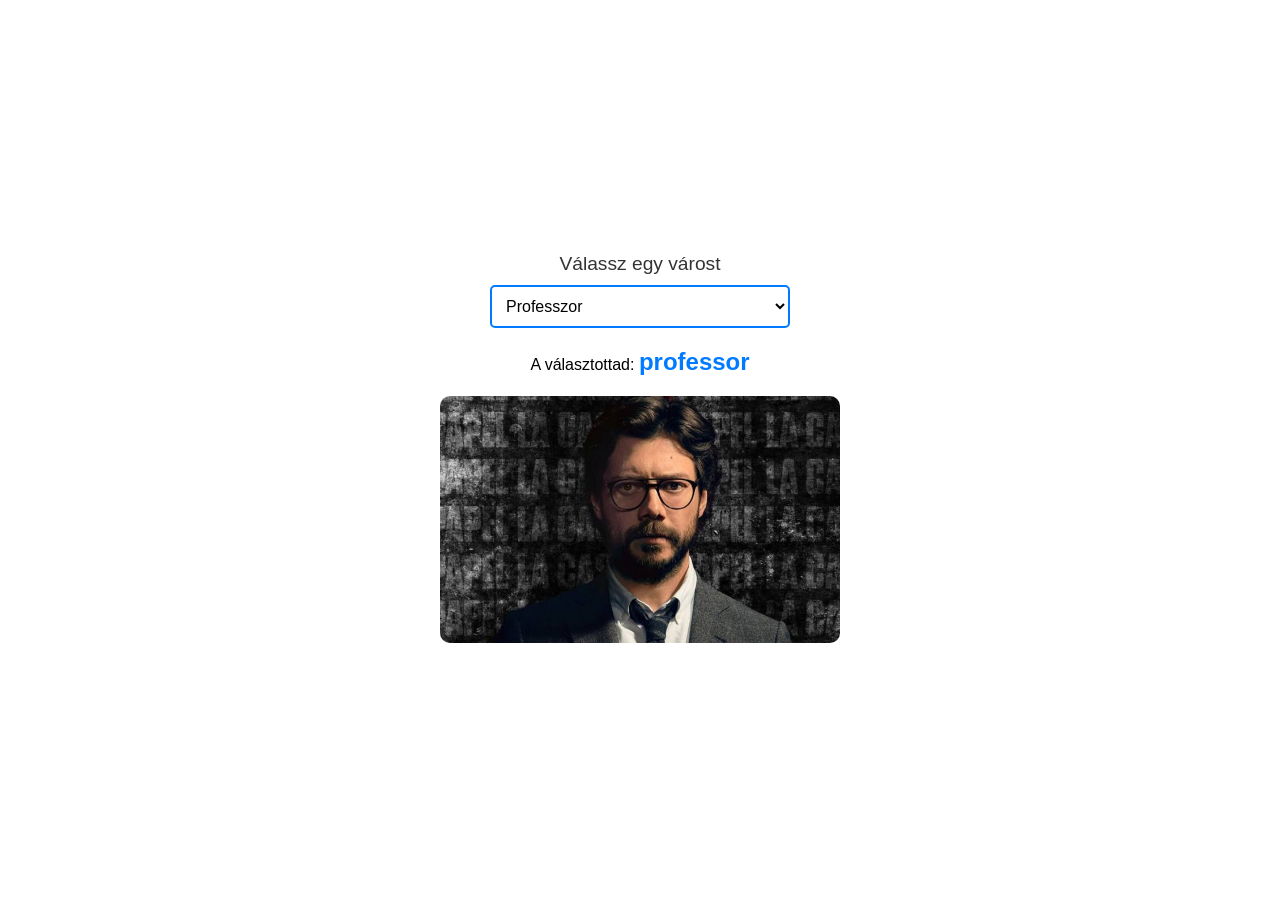
<file: 001_change_event/index.html>
<!DOCTYPE html>
<html lang="hu">

<head>
    <meta charset="UTF-8">
    <meta name="viewport" content="width=device-width, initial-scale=1.0">
    <title>Change Event</title>
    <link rel="stylesheet" href="style.css">
    <link rel="shortcut icon" href="./img/icon.svg" type="image/x-icon">
</head>

<body>
    <div class="container">
        <label for="city">Válassz egy várost</label>
        <select id="city" name="city">
            <option value="Berlin">Berlin</option>
            <option value="Tokyo">Tokyo</option>
            <option value="Rio">Rio</option>
            <option value="Nairobi">Nairobi</option>
            <option value="Lisbon">Lisszabon</option>
            <option value="Moscow">Moszkva</option>
            <option value="Denver">Denver</option>
            <option value="Stockholm">Stockholm</option>
            <option value="Helsinki">Helsinki</option>
            <option value="Professor" selected>Professzor</option>
        </select>
    </div>

    <div id="finish">
        <p>A választottad: <span id="demo">Berlin</span></p>
    
        <div id="image">
            
        </div>
    </div>

    <script src="script.js"></script>
</body>

</html>
</file>
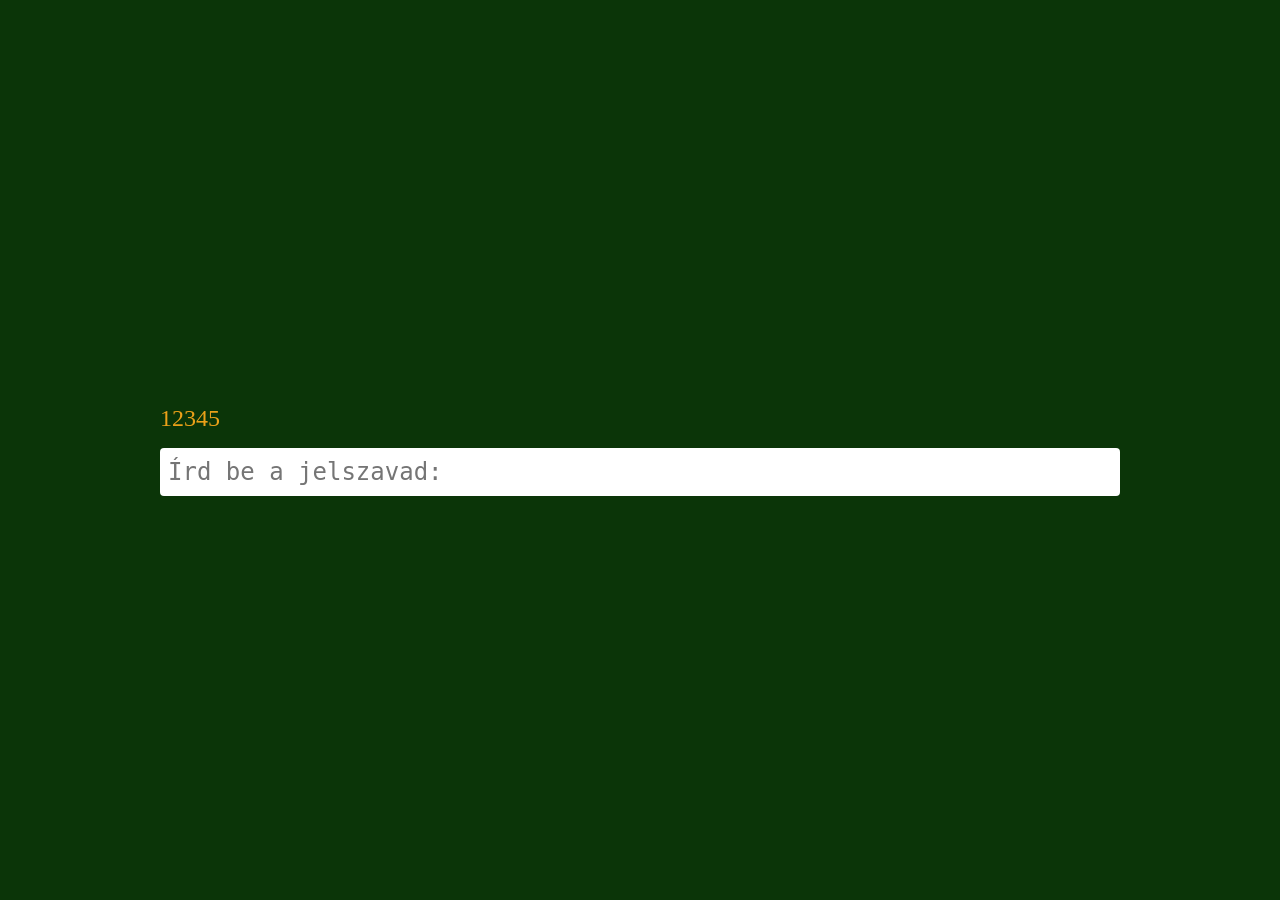
<file: 002_keypress_event/index.html>
<!DOCTYPE html>
<html lang="hu">
<head>
    <meta charset="UTF-8">
    <meta name="viewport" content="width=device-width, initial-scale=1.0">
    <title>Keypress-Keydown-Keyup event</title>
    <link rel="stylesheet" href="style.css">
</head>
<body>
    <div class="container">
        <span id="demo">12345</span>

        <textarea name="area" id="area" placeholder="Írd be a jelszavad:"></textarea>
    </div>

    <script src="script.js"></script>
</body>
</html>
</file>
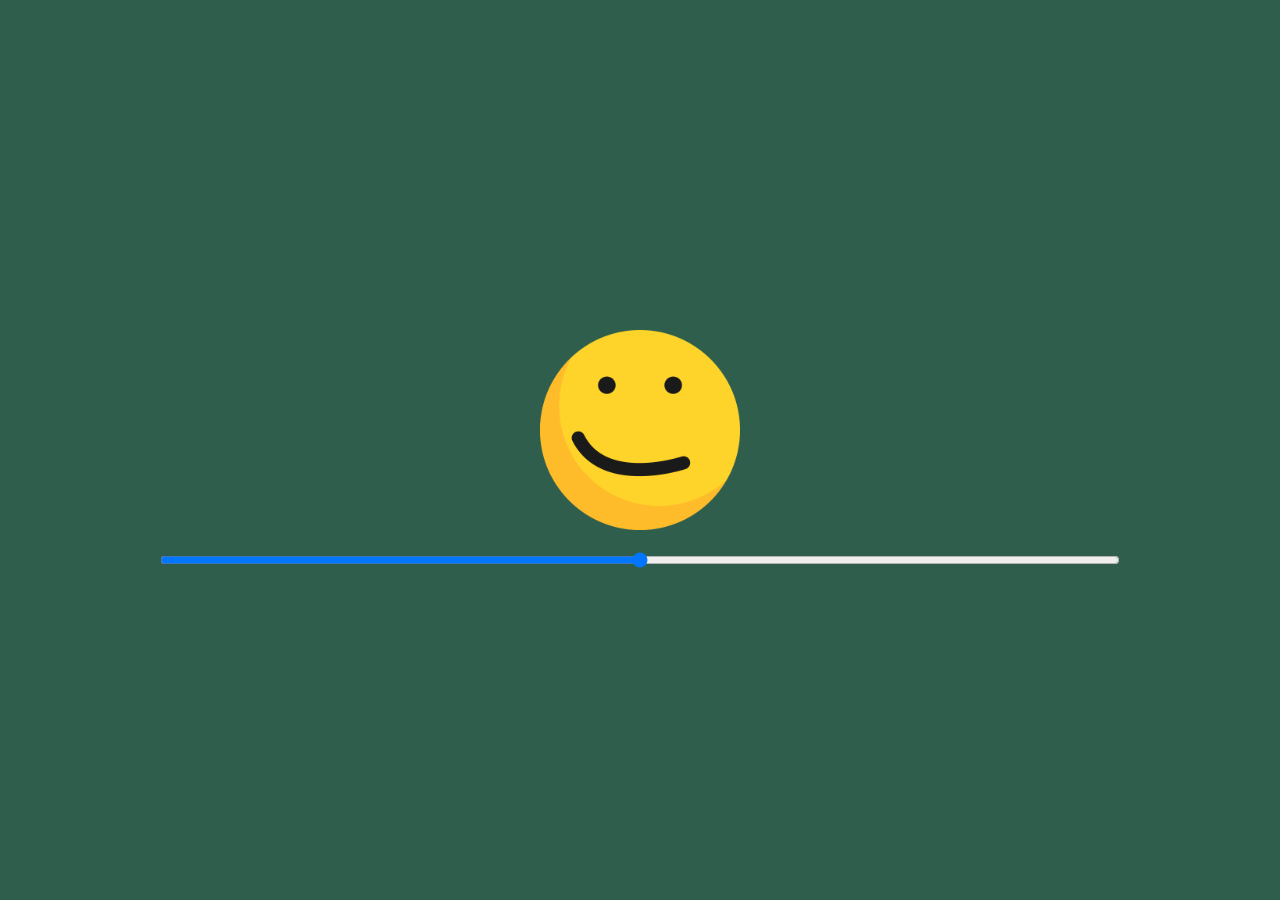
<file: 003_hangulat/index.html>
<!DOCTYPE html>
<html lang="hu">

<head>
    <meta charset="UTF-8">
    <meta name="viewport" content="width=device-width, initial-scale=1.0">
    <title>Hangulat</title>
    <link rel="stylesheet" href="./style.css">
    <link rel="shortcut icon" href="./img/face.ico" type="image/x-icon">
</head>

<body>
    <div class="container">
        <img src="./img/4.png" alt="" id="kep">
        <input type="range" id="csuszka" class="bomba-forma" min="0" max="6" step="1">
    </div>
    <script src="./script.js"></script>
</body>

</html
</file>
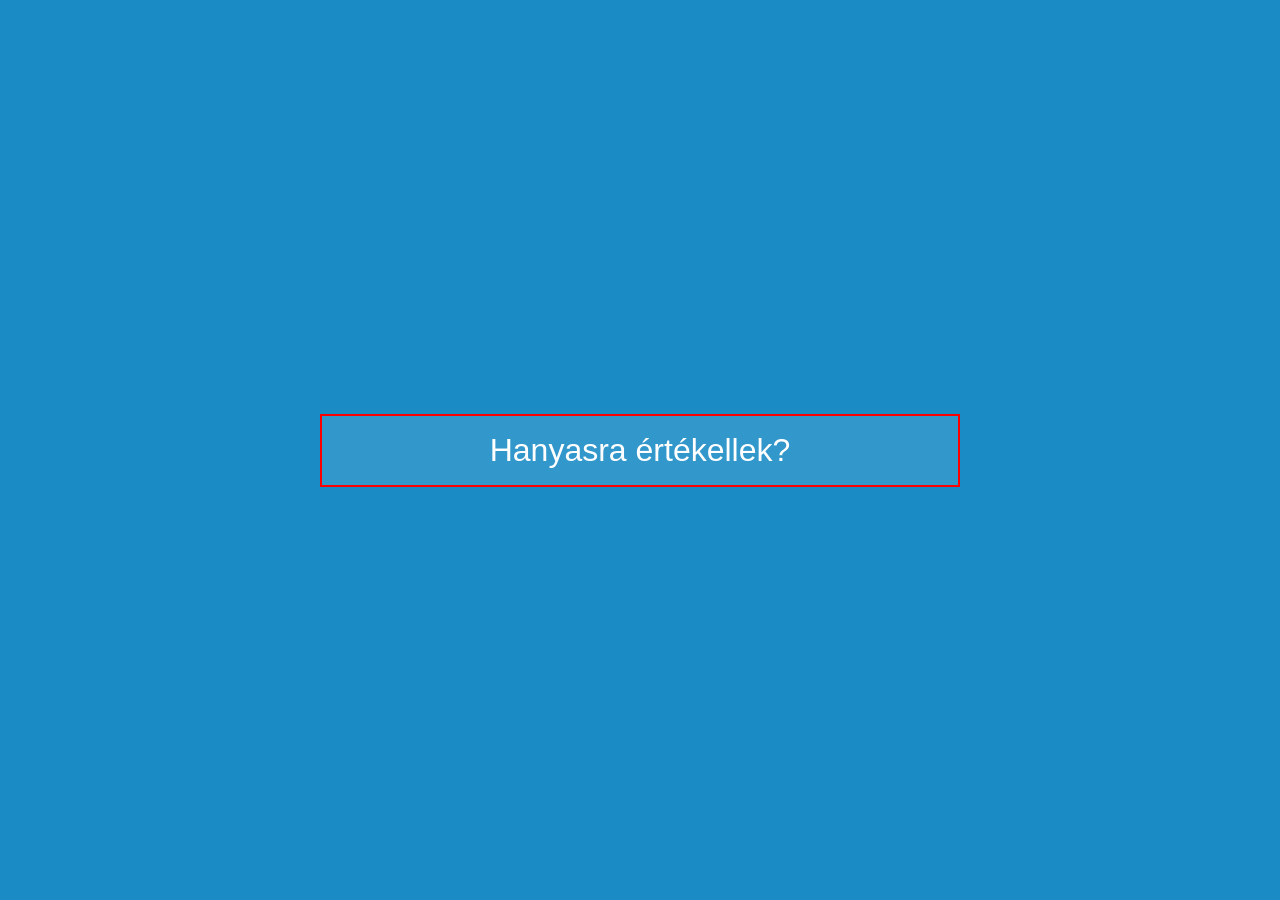
<file: 004_mouseover_event/index.html>
<!DOCTYPE html>
<html lang="hu">
<head>
    <meta charset="UTF-8">
    <meta name="viewport" content="width=device-width, initial-scale=1.0">
    <title>Mouseover - Mouseout events</title>
    <link rel="stylesheet" href="./style.css">
    <link rel="shortcut icon" href="./img/kep.jpg" type="image/x-icon">
</head>
<body>
    <div id="demo">
        <p>Hanyasra értékellek?</p>
        <!-- <img src="./img/kep.jpg" alt="elegtelen"> -->
    </div>

    <script src="./script.js"></script>
</body>
</html>
</file>
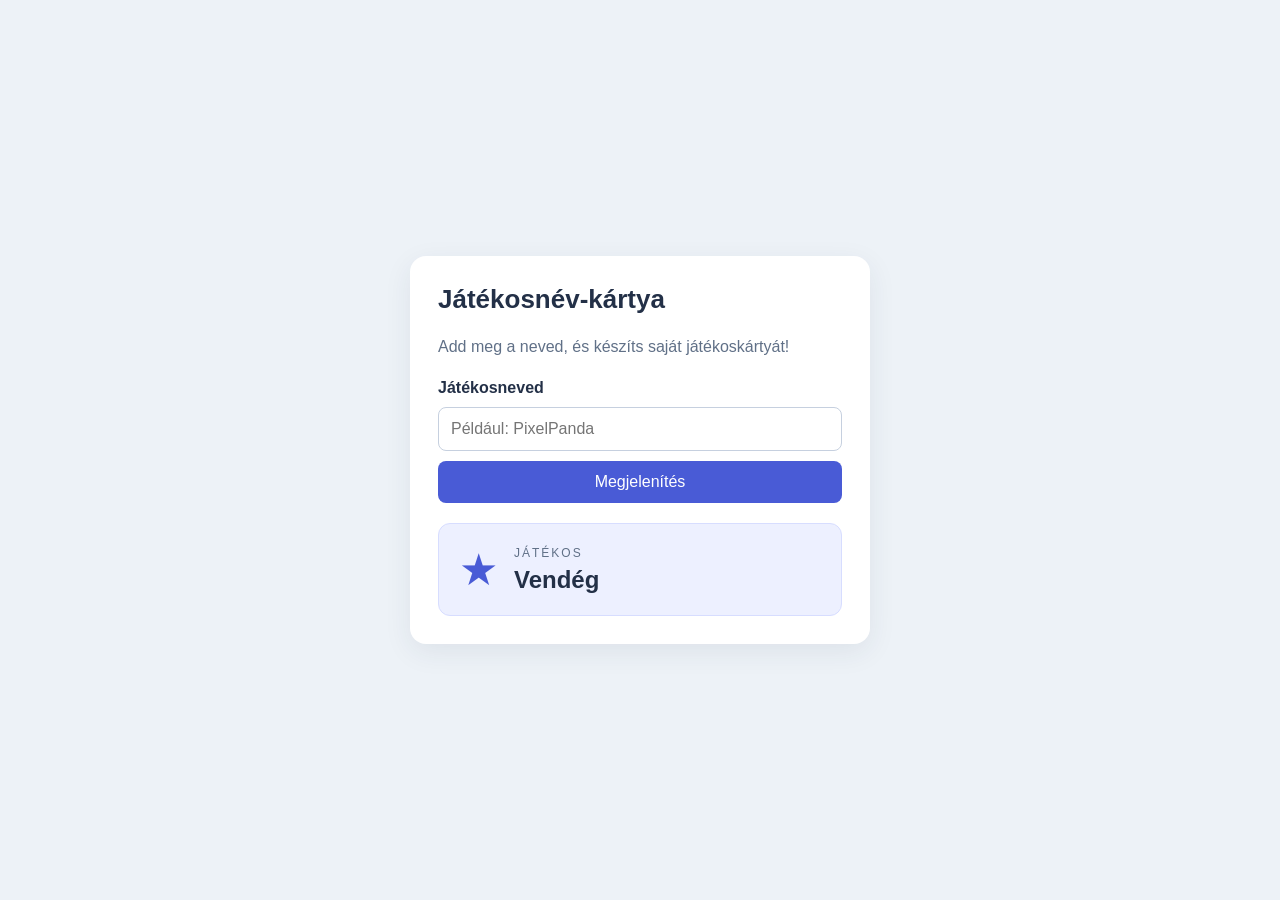
<file: 005_jatekosnev/index.html>
<!DOCTYPE html>
<html lang="hu">
<head>
    <meta charset="UTF-8">
    <meta name="viewport" content="width=device-width, initial-scale=1.0">
    <title>Játékosnév-kártya</title>
    <link rel="stylesheet" href="style.css">
</head>
<body>
    <main class="container">
        <h1>Játékosnév-kártya</h1>
        <p>Add meg a neved, és készíts saját játékoskártyát!</p>

        <div class="beallitasok">
            <label for="nev">Játékosneved</label>
            <input type="text" id="nev" placeholder="Például: PixelPanda" maxlength="20">
            <button type="button" id="gomb">Megjelenítés</button>
        </div>

        <div class="kartya">
            <span class="ikon" aria-hidden="true">★</span>
            <div>
                <p class="felirat">JÁTÉKOS</p>
                <h2 id="jatekosnev">Vendég</h2>
            </div>
        </div>
    </main>
    <script src="script.js"></script>
</body>
</html>
</file>
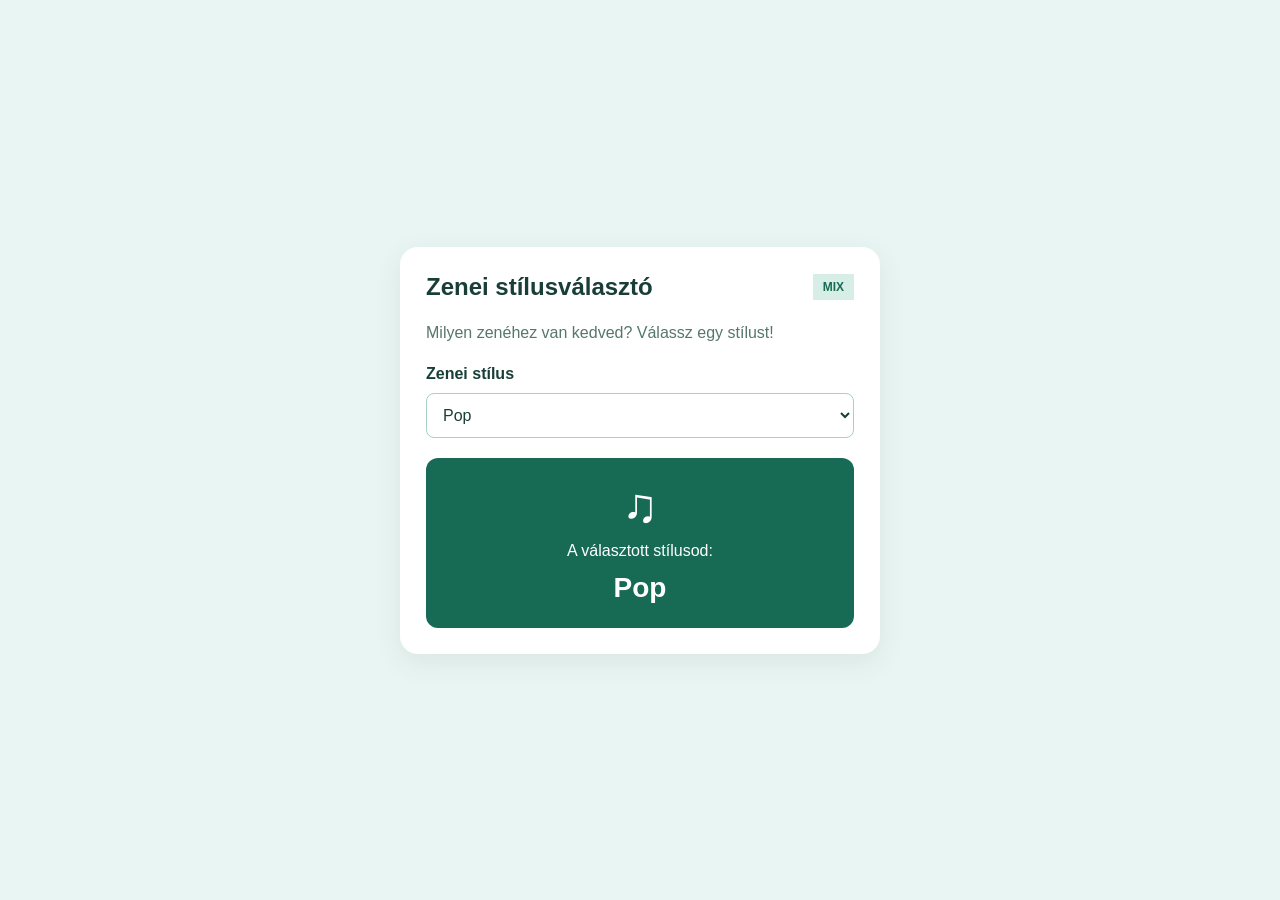
<file: 006_zenevalaszto/index.html>
<!DOCTYPE html>
<html lang="hu">
<head>
    <meta charset="UTF-8">
    <meta name="viewport" content="width=device-width, initial-scale=1.0">
    <title>Zenei stílusválasztó</title>
    <link rel="stylesheet" href="style.css">
</head>
<body>
    <main class="container">
        <header class="fejlec">
            <h1>Zenei stílusválasztó</h1>
            <span class="jelveny">MIX</span>
        </header>

        <p class="leiras">Milyen zenéhez van kedved? Válassz egy stílust!</p>

        <div class="beallitasok">
            <label for="stilus">Zenei stílus</label>
            <select id="stilus">
                <option value="Pop" selected>Pop</option>
                <option value="Rock">Rock</option>
                <option value="Jazz">Jazz</option>
                <option value="Elektronikus">Elektronikus</option>
                <option value="Klasszikus">Klasszikus</option>
            </select>
        </div>

        <section class="kartya">
            <span class="ikon" aria-hidden="true">♫</span>
            <p>A választott stílusod:</p>
            <h2 id="valasztott">Pop</h2>
        </section>
    </main>
    <script src="script.js"></script>
</body>
</html>
</file>
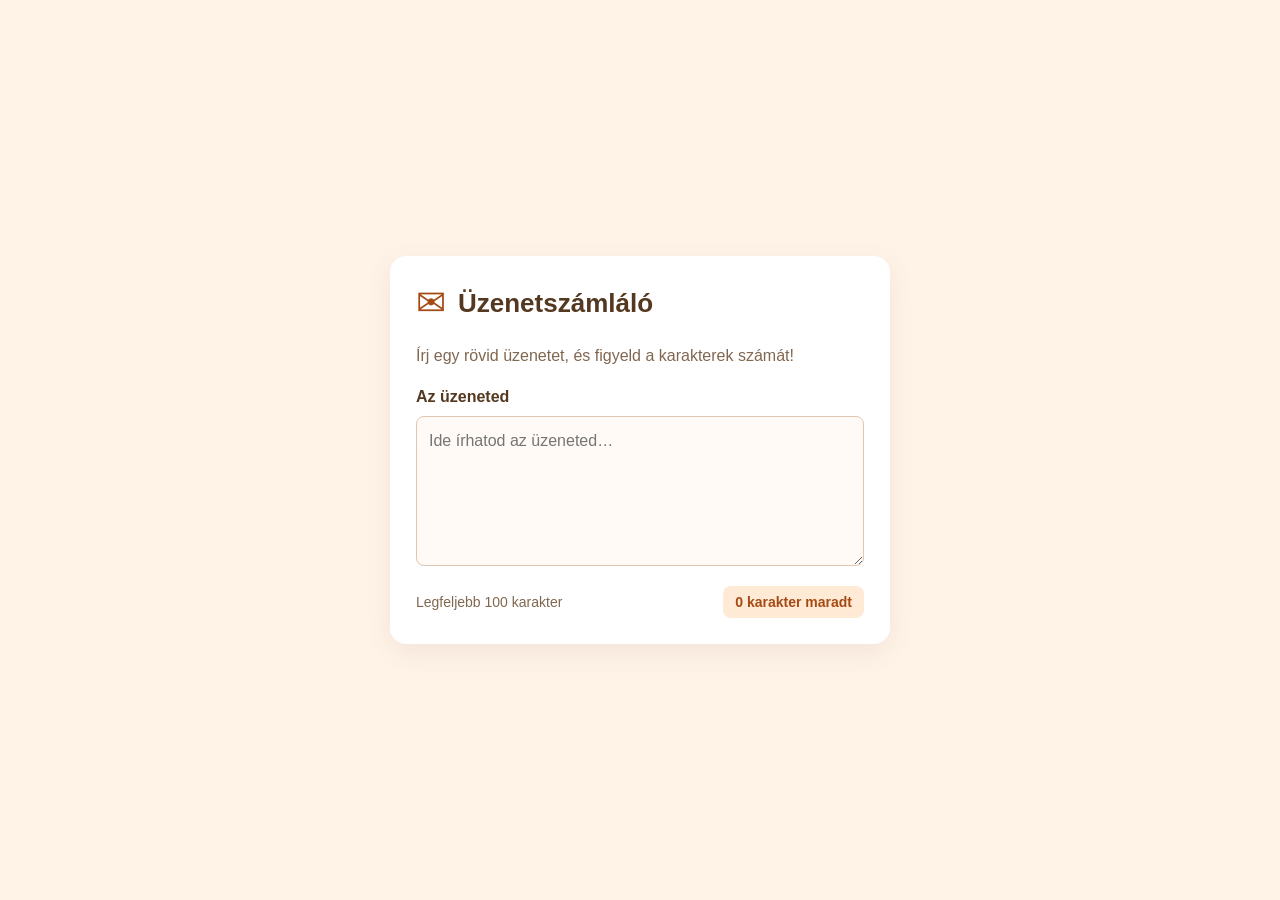
<file: 007_uzenetszamlalo/index.html>
<!DOCTYPE html>
<html lang="hu">
<head>
    <meta charset="UTF-8">
    <meta name="viewport" content="width=device-width, initial-scale=1.0">
    <title>Üzenetszámláló</title>
    <link rel="stylesheet" href="style.css">
</head>
<body>
    <main class="container">
        <header class="fejlec">
            <span class="ikon" aria-hidden="true">✉</span>
            <h1>Üzenetszámláló</h1>
        </header>

        <p class="leiras">Írj egy rövid üzenetet, és figyeld a karakterek számát!</p>

        <div class="szerkeszto">
            <label for="uzenet">Az üzeneted</label>
            <textarea id="uzenet" maxlength="100" placeholder="Ide írhatod az üzeneted…"></textarea>
        </div>

        <div class="info">
            <p>Legfeljebb 100 karakter</p>
            <p class="szamlalo"><span id="darab">0</span> / 100</p>
        </div>
    </main>
    <script src="script.js"></script>
</body>
</html>
</file>
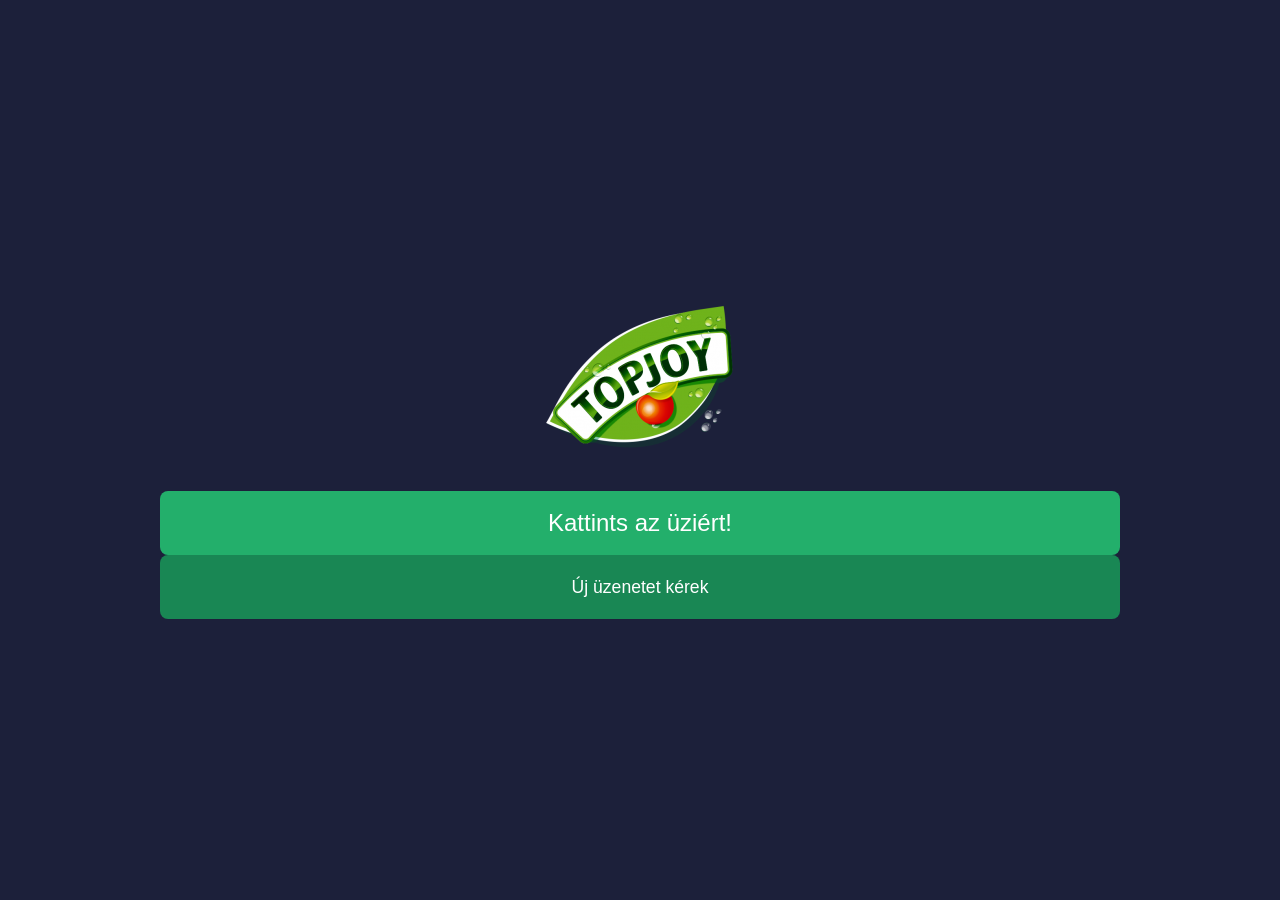
<file: 008_topjoy/index.html>
<!DOCTYPE html>
<html lang="hu">
<head>
    <meta charset="UTF-8">
    <meta name="viewport" content="width=device-width, initial-scale=1.0">
    <title>TopJoy</title>
    <link rel="stylesheet" href="./style.css">
    <link rel="shortcut icon" href="./topjoy.ico" type="image/x-icon">
</head>
<body>
    <div class="container">
        <div class="image-container">
            <img src="./topjoy.png" alt="topjoy" title="topjoy" class="img-fluid">
        </div>

        <div class="message-box" id="messageBox">
            Kattints az üziért!
        </div>

        <button class="custom-button" type="button" id="messageButton">
            Új üzenetet kérek
        </button>
    </div>

    <script src="./script.js"></script>
</body>
</html>
</file>
<file: 001_change_event/style.css>
* {
    margin: 0;
    padding: 0;
    box-sizing: border-box;
}

body {
    font-family: Arial, Helvetica, sans-serif;
    display: flex;
    align-items: center;
    justify-content: center;
    height: 100vh;
    flex-direction: column;
}

.container {
    margin-bottom: 20px;
    text-align: center;
    width: 75%;
}

label {
    font-size: 1.2rem;
    margin-bottom: 10px;
    display: block;
    color: #333333;
}

select {
    padding: 10px;
    font-size: 1rem;
    border-radius: 5px;
    border: 2px solid #007BFF;
    background-color: #FFFFFF;
    cursor: pointer;
    width: 100%;
    max-width: 300px;
    display: block;
    margin: 0 auto;
}

#finish {
    text-align: center;
    max-width: 800px;
    width: 100%;
    margin: 0 auto;
}

#demo {
    font-size: 1.5rem;
    color: #007BFF;
    font-weight: bold;
    margin-top: 20px;
}

#image img {
    margin-top: 20px;
    max-width: 50%;
    height: auto;
    border-radius: 10px;
}

@media (max-width: 768px) {
    select {
        max-width: 100%;
    }

    #image img {
        max-width: 80%;
    }
}

@media (max-width: 480px) {
    #demo {
        font-size: 1.2rem;
    }

    #image img {
        max-width: 90%;
    }
}
</file>
<file: 002_keypress_event/style.css>
* {
    margin: 0;
    padding: 0;
    box-sizing: border-box;
}

html {
    font-size: 16px;
}

body {
    background: #0B3508;
    color: #EBA119;
    height: 100vh; /* vh = viewport height */
    display: flex;
    justify-content: center; /* vízszintes igazítás flex-nél és gridnél */
    align-items: center; /* függőleges igazítás flex-nél és gridnél, ehhez mindenképp kell a height: 100vh */
    font-size: 1.5rem; /* rem = ez a gyökér elemhez viszonyítja a méretet, az alapértelmezett a html-ben 16px. A 1.5rem = 16 * 1.5 = 24px */
}

.container {
    /* border: 10px solid black; */
    width: 75%;
    display: flex;
    flex-direction: column;
    gap: 1rem;
}

textarea {
    border-radius: 0.25rem;
    border: none;
    height: 3rem;
    line-height: 3rem;
    font-size: 1.5rem;
    text-indent: 0.5rem;
    outline: none;
    resize: none;
}
</file>
<file: 003_hangulat/style.css>
* {
    margin: 0;
    padding: 0;
    box-sizing: border-box;
}

html {
    font-size: 16px;
}

body {
    background: #2F5E4D;
    font-family: Arial, Helvetica, sans-serif;
    /* border: 1px solid red; */
    display: flex;
    height: 100vh;
    justify-content: center;
    align-items: center;
}

.container {
    width: 75%;
    /* border: 1px solid red; */
    display: flex;
    flex-direction: column;
    justify-content: center;
    align-items: center;
    gap: 1.25rem;
}

.container > img {
    height: 200px;
}

.container > input {
    width: 100%;
    height: 1.25rem;
    background: #CCCCCC;
    color: #FFFFFF;
    border-radius: 5rem;
}

.container > input::-webkit-slider-thumb {
    width: 1.5rem;
    height: 1.5rem;
    border-radius: 50%;
    background-color: black;
}
</file>
<file: 004_mouseover_event/style.css>
* {
    margin: 0;
    padding: 0;
    box-sizing: border-box;
}

html {
    font-size: 16px;
}

body {
    font-family: Arial, Helvetica, sans-serif;
    background: #1B8BC5;
    color: white;
    /* border: 10px solid red; */
    display: flex;
    justify-content: center;
    align-items: center;
    min-height: 100vh;
    user-select: none;
}

#demo {
    display: flex;
    justify-content: center;
    align-items: center;
    border: 2px solid red;
    width: 50%;
    height: 50%;
    padding: 1rem;
    background: #FFFFFF1a;
    cursor: pointer;
    overflow: hidden;

}

#demo > p {
    font-size: 2rem;
}

#demo > img {
    max-height: 80%;
    max-width: 80%;
    border-radius: 0.75rem;
    border: 1px solid black;
    object-fit: contain;
}
</file>
<file: 005_jatekosnev/style.css>
* {
    margin: 0;
    padding: 0;
    box-sizing: border-box;
}

body {
    font-family: Arial, Helvetica, sans-serif;
    background: #edf2f7;
    color: #233047;
    min-height: 100vh;
    padding: 20px;
    /* FELADAT: A fő doboz középre igazítása flexszel. */
    display: flex;
    justify-content: center;
    align-items: center;
}

.container {
    width: 100%;
    max-width: 460px;
    padding: 28px;
    background: white;
    box-shadow: 0 8px 28px #23304714;
    /* FELADAT: Függőleges flex elrendezés, 20px térköz. */
    /* FELADAT: 16px-es sarokkerekítés. */
    display: flex;
    flex-direction: column;
    gap: 20px;
    border-radius: 16px;
}

h1 {
    font-size: 26px;
}

.container > p {
    color: #607087;
    line-height: 1.5;
}

.beallitasok {
    /* FELADAT: Függőleges flex elrendezés, 10px térköz. */
    display: flex;
    flex-direction: column;
    gap: 10px;
}

label {
    font-weight: bold;
}

input {
    width: 100%;
    min-width: 0;
    padding: 12px;
    border: 1px solid #c6d0df;
    border-radius: 8px;
    font: inherit;
}

button {
    padding: 12px 18px;
    border: none;
    border-radius: 8px;
    background: #495bd6;
    color: white;
    font: inherit;
    /* FELADAT: Mutató kéz alakú egérkurzor. */
    cursor: pointer;
}

.kartya {
    background: #edf0ff;
    border: 1px solid #d7ddff;
    border-radius: 12px;
    padding: 20px;
    /* FELADAT: Vízszintes flex elrendezés, függőleges középre igazítás, 16px térköz. */
    display: flex;
    align-items: center;
    gap: 16px;
}

.ikon {
    color: #495bd6;
    font-size: 44px;
}

.felirat {
    color: #607087;
    font-size: 12px;
    letter-spacing: 2px;
    margin-bottom: 6px;
}

#jatekosnev {
    font-size: 24px;
    overflow-wrap: anywhere;
}

.kartya > div {
    min-width: 0;
}
</file>
<file: 006_zenevalaszto/style.css>
* {
    margin: 0;
    padding: 0;
    box-sizing: border-box;
}

body {
    font-family: Arial, Helvetica, sans-serif;
    background: #e9f5f2;
    color: #183e37;
    min-height: 100vh;
    padding: 20px;
    /* FELADAT: Flexszel igazítsd középre a fő dobozt mindkét irányban! */
    display: flex;
    justify-content: center;
    align-items: center;
}

.container {
    width: 100%;
    max-width: 480px;
    padding: 26px;
    background: white;
    border-radius: 18px;
    box-shadow: 0 8px 28px #183e3714;
    /* FELADAT: Függőleges flex elrendezés, 20px térközzel. */
    display: flex;
    flex-direction: column;
    gap: 20px;
}

.fejlec {
    /* FELADAT: Vízszintes flex elrendezés, függőleges középre igazítás.
       A cím balra, a MIX jelvény jobbra kerüljön, a köztük maradó
       szabad helyet oszd el! */
    display: flex;
    justify-content: space-between;
    align-items: center;
}

h1 {
    font-size: 24px;
}

.jelveny {
    padding: 6px 10px;
    background: #d6eee6;
    color: #176b55;
    font-size: 12px;
    font-weight: bold;
    margin-left: 12px;
}

.leiras {
    color: #56766e;
    line-height: 1.5;
}

.beallitasok {
    /* FELADAT: Függőleges flex elrendezés, 10px térközzel. */
    display: flex;
    flex-direction: column;
    gap: 10px;
}

label {
    font-weight: bold;
}

select {
    width: 100%;
    padding: 12px;
    border: 1px solid #accfc3;
    border-radius: 8px;
    background: white;
    color: #183e37;
    font: inherit;
    /* FELADAT: Mutató kéz alakú egérkurzor. */
    cursor: pointer;
}

.kartya {
    background: #176b55;
    color: white;
    padding: 24px;
    text-align: center;
    /* FELADAT: Függőleges flex elrendezés, vízszintesen középre
       igazított gyermekelemekkel, 12px térközzel. */
    /* FELADAT: 12px-es sarokkerekítés. */
    display: flex;
    flex-direction: column;
    justify-content: center;
    gap: 12px;
    border-radius: 12px;
}

.ikon {
    font-size: 48px;
    line-height: 1;
}

#valasztott {
    font-size: 28px;
}
</file>
<file: 007_uzenetszamlalo/style.css>
* {
    margin: 0;
    padding: 0;
    box-sizing: border-box;
}

body {
    font-family: Arial, Helvetica, sans-serif;
    background: #fff3e7;
    color: #543820;
    min-height: 100vh;
    padding: 20px;
    /* FELADAT: Flexszel igazítsd középre a fő dobozt mindkét irányban! */
    display: flex;
    justify-content: center;
    align-items: center;
}

.container {
    width: 100%;
    max-width: 500px;
    padding: 26px;
    background: white;
    box-shadow: 0 8px 28px #54382014;
    /* FELADAT: Függőleges flex elrendezés, 20px térközzel. */
    /* FELADAT: 16px-es sarokkerekítés. */
    display: flex;
    flex-direction: column;
    gap: 20px;
    border-radius: 16px;
}

.fejlec {
    /* FELADAT: Vízszintes flex elrendezés, függőleges középre
       igazítás, 12px térköz. */
       display: flex;
       align-items: center;
       gap: 12px;
}

.ikon {
    font-size: 36px;
    color: #a64a13;
}

h1 {
    font-size: 26px;
}

.leiras {
    color: #806750;
    line-height: 1.5;
}

.szerkeszto {
    /* FELADAT: Függőleges flex elrendezés, 10px térközzel. */
    display: flex;
    flex-direction: column;
    gap: 10px;
}

label {
    font-weight: bold;
}

textarea {
    width: 100%;
    min-height: 150px;
    padding: 12px;
    border: 1px solid #ddc6b3;
    border-radius: 8px;
    background: #fffaf5;
    color: #543820;
    font: inherit;
    line-height: 1.5;
    resize: vertical;
}

.info {
    color: #806750;
    font-size: 14px;
    /* FELADAT: Vízszintes flex elrendezés, függőleges középre
       igazítás. A két felirat a sor két szélére kerüljön! */
    display: flex;
    align-items: center;
    justify-content: space-between;
}

.szamlalo {
    padding: 8px 12px;
    border-radius: 8px;
    background: #ffead6;
    color: #a64a13;
    white-space: nowrap;
    margin-left: 12px;
    /* FELADAT: Félkövér betűvastagság. */
    font-weight: bold;
}
</file>
<file: 008_topjoy/style.css>
* {
    margin: 0;
    padding: 0;
    box-sizing: border-box;
}

html {
    font-size: 16px;
}

body {
    background: #1C203A;
    font-family: Arial, Helvetica, sans-serif;
    display: flex;
    justify-content: center;
    align-items: center;
    min-height: 100vh;
    color: white;
}

.container {
    /* border: 1px solid white; */
    width: 75%;
    display: flex;
    flex-direction: column;
    align-items: center;
}

.image-container {
    margin-bottom: 1rem;
}

.img-fluid {
    max-width: 100%;
    height: auto;
}

.message-box, .custom-button {
    width: 100%;
    height: 4rem;
    border-radius: 0.5rem;
    text-align: center;
    line-height: 4rem;
    /* display: flex;
    justify-content: center;
    align-items: center; */ 
    border: none;
}

.message-box {
    background: #23AF6B;
    font-size: 1.5rem;
}

.custom-button {
    background: #198754;
    color: white;
    font-size: 1.1rem;
    cursor: pointer;
    transition: filter 0.5s ease;
}

.custom-button:hover {
    filter: grayscale(50%);
}
</file>
